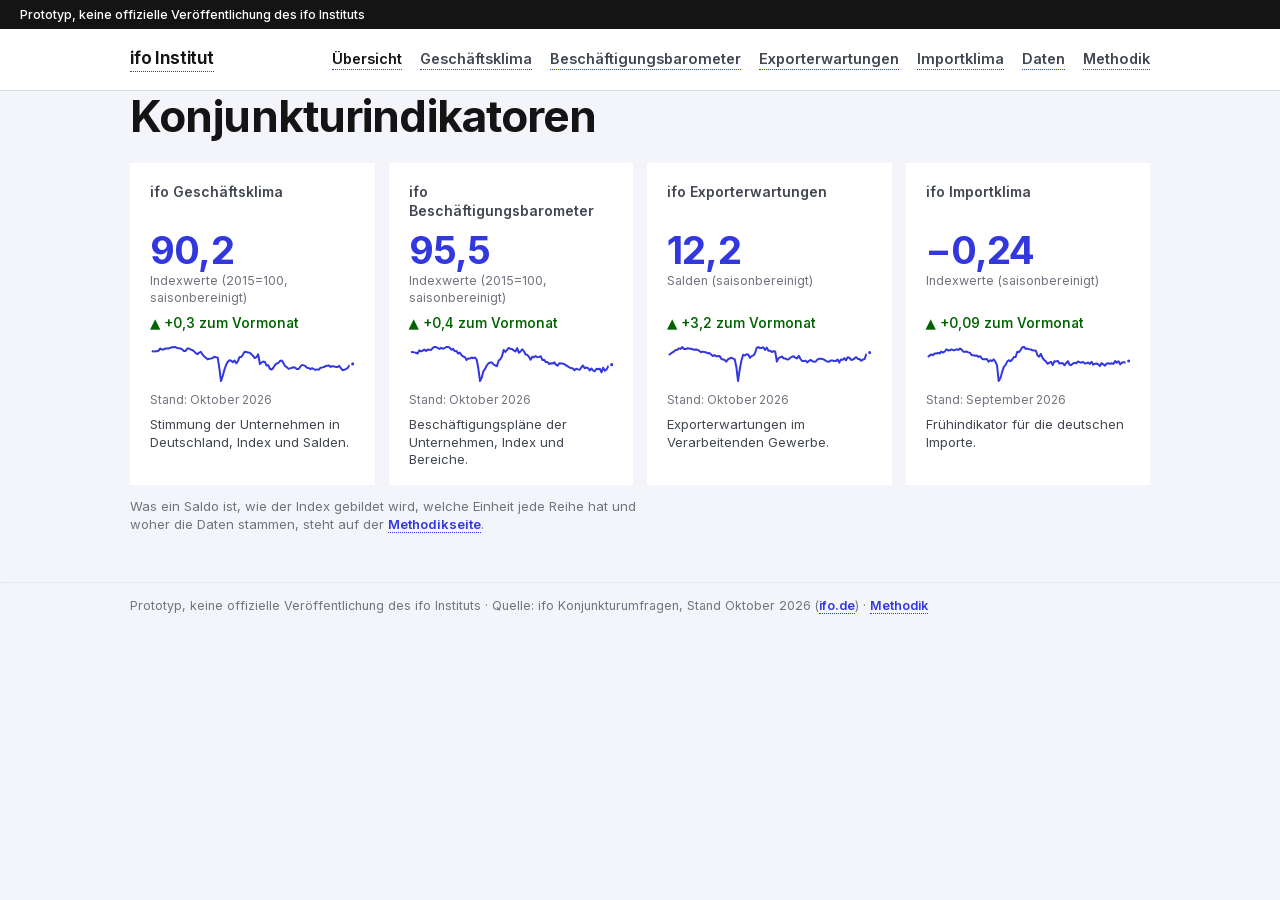
<file: site/index.html>
<!DOCTYPE html>
<html lang="de">
<head>
<meta charset="utf-8">
<meta name="viewport" content="width=device-width, initial-scale=1">
<title>Konjunkturindikatoren</title>
<meta name="description" content="Prototyp: ifo Konjunkturindikatoren mit den Zahlen hinter jedem Diagramm zum Herunterladen.">
<link rel="stylesheet" href="styles.css">
</head>
<body data-titel="Übersicht">

<main class="wrap">

  <h1>Konjunkturindikatoren</h1>

  <div class="tiles" id="kacheln"></div>

  <p class="hinweis-klein">
    Was ein Saldo ist, wie der Index gebildet wird, welche Einheit jede Reihe
    hat und woher die Daten stammen, steht auf der
    <a href="methodik.html">Methodikseite</a>.
  </p>

</main>

<script src="config.js"></script>
<script src="data.js"></script>
<script src="app.js"></script>
<script>
(function () {
  APP.rahmenAufbauen();

  const ziel = document.getElementById("kacheln");

  SITE.themen.forEach(function (t) {
    const s = APP.serie(t.dataset, t.series, t.sector);
    const a = APP.aktuell(s);

    const kachel = document.createElement("a");
    kachel.className = "tile";
    kachel.href = t.seite;

    if (!a) {
      kachel.innerHTML = '<div class="tile-titel">' + APP.escape(t.titel) + "</div>" +
        '<p class="hinweis-klein">Keine Daten vorhanden.</p>';
      ziel.appendChild(kachel);
      return;
    }

    // Veränderung zum Vormonat. Bei Salden und beim Importklima ist die
    // Veränderung in Punkten zu lesen, nicht in Prozent.
    let klasse = "null", pfeil = "±";
    if (a.delta > 0) { klasse = "auf"; pfeil = "▲"; }
    else if (a.delta < 0) { klasse = "ab"; pfeil = "▼"; }

    const stellen = (t.id === "importklima") ? 2 : 1;

    kachel.innerHTML =
      '<div class="tile-titel">' + APP.escape(t.titel) + "</div>" +
      '<div class="wert">' + APP.zahl(a.wert, stellen) + "</div>" +
      '<div class="einheit">' +
        APP.escape(APP.einheit(s.unit)) + "</div>" +
      '<div class="delta ' + klasse + '">' + pfeil + " " +
        APP.zahlMitVorzeichen(a.delta, stellen) + " zum Vormonat</div>" +
      '<div class="sparkline"></div>' +
      '<div class="stand">Stand: ' + APP.monatLang(a.monat) + "</div>" +
      '<div class="beschreibung">' + APP.escape(t.beschreibung) + "</div>";

    ziel.appendChild(kachel);

    // Sparkline über die letzten zehn Jahre.
    const fenster = 120;
    const von = Math.max(0, s.values.length - fenster);
    APP.sparkline(kachel.querySelector(".sparkline"),
                  s.values.slice(von), s.dates.slice(von));
  });

  APP.ankerAnspringen();
})();
</script>
</body>
</html>
</file>
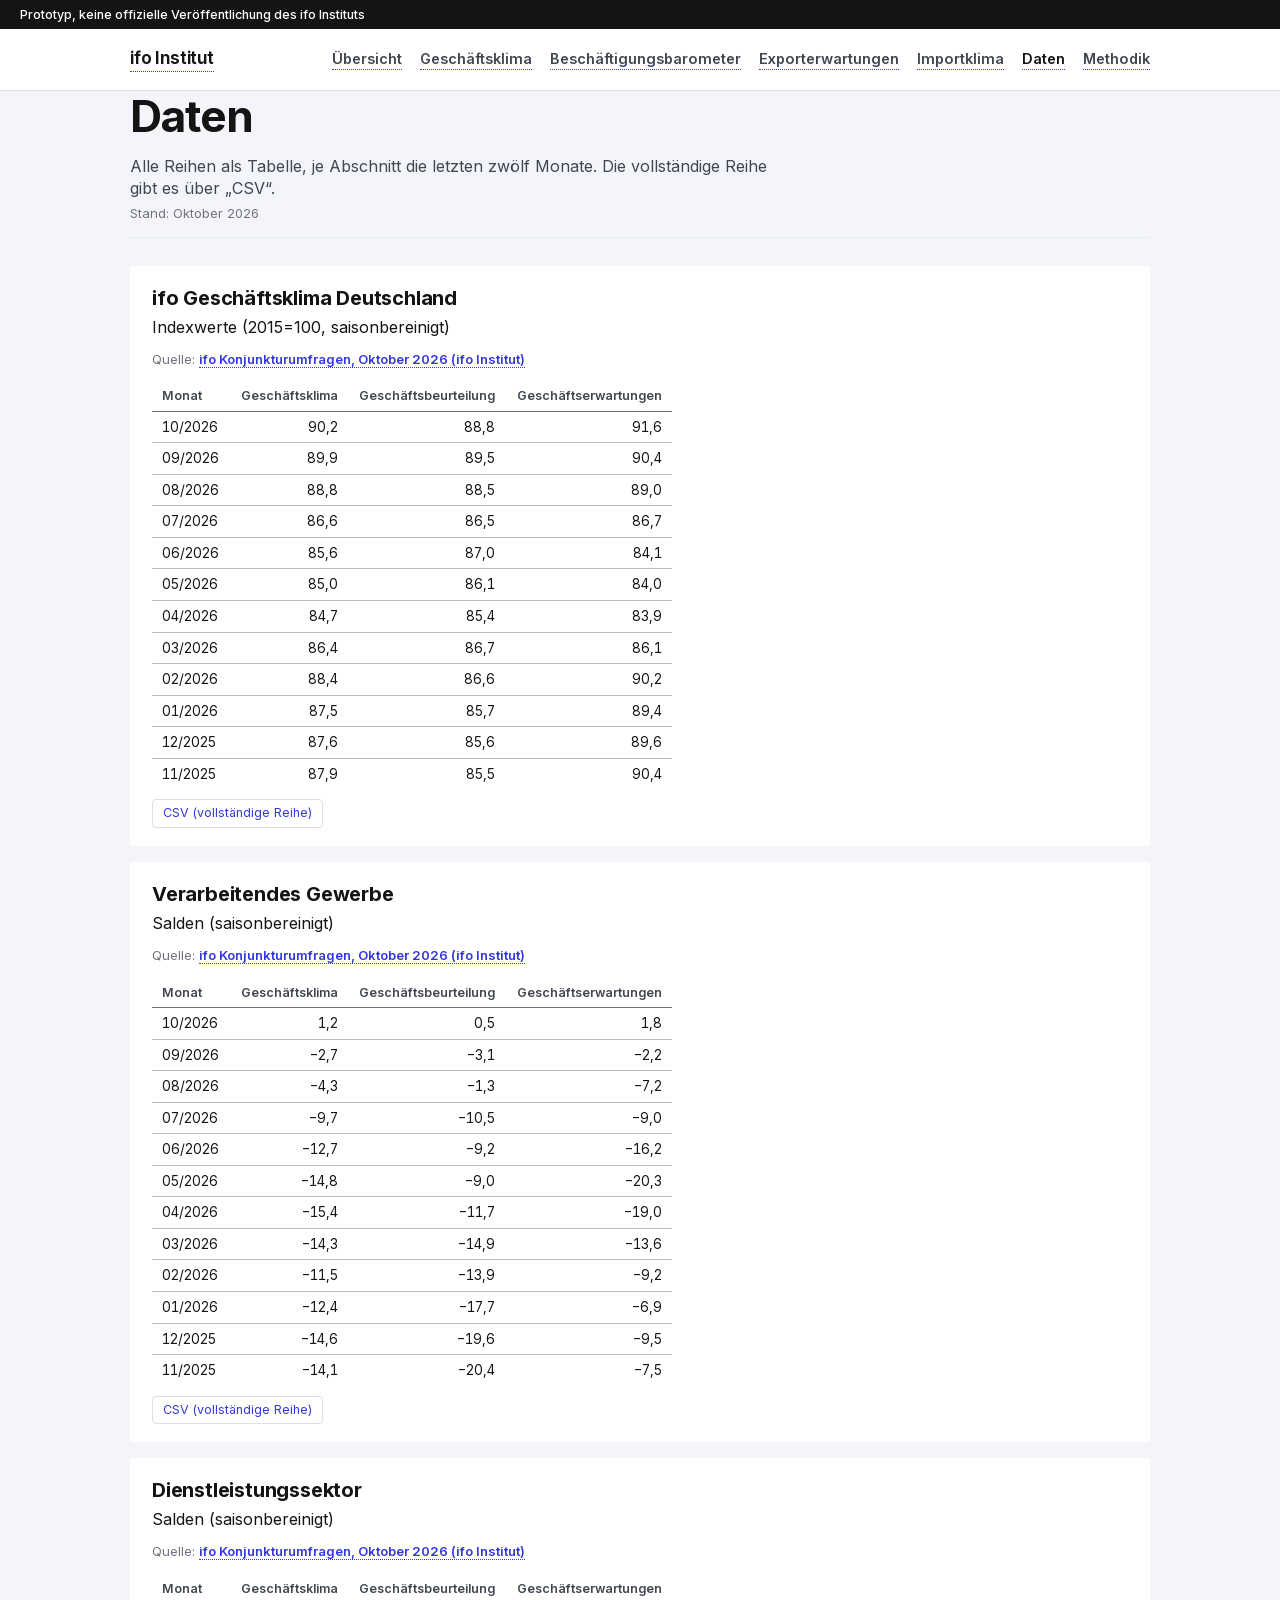
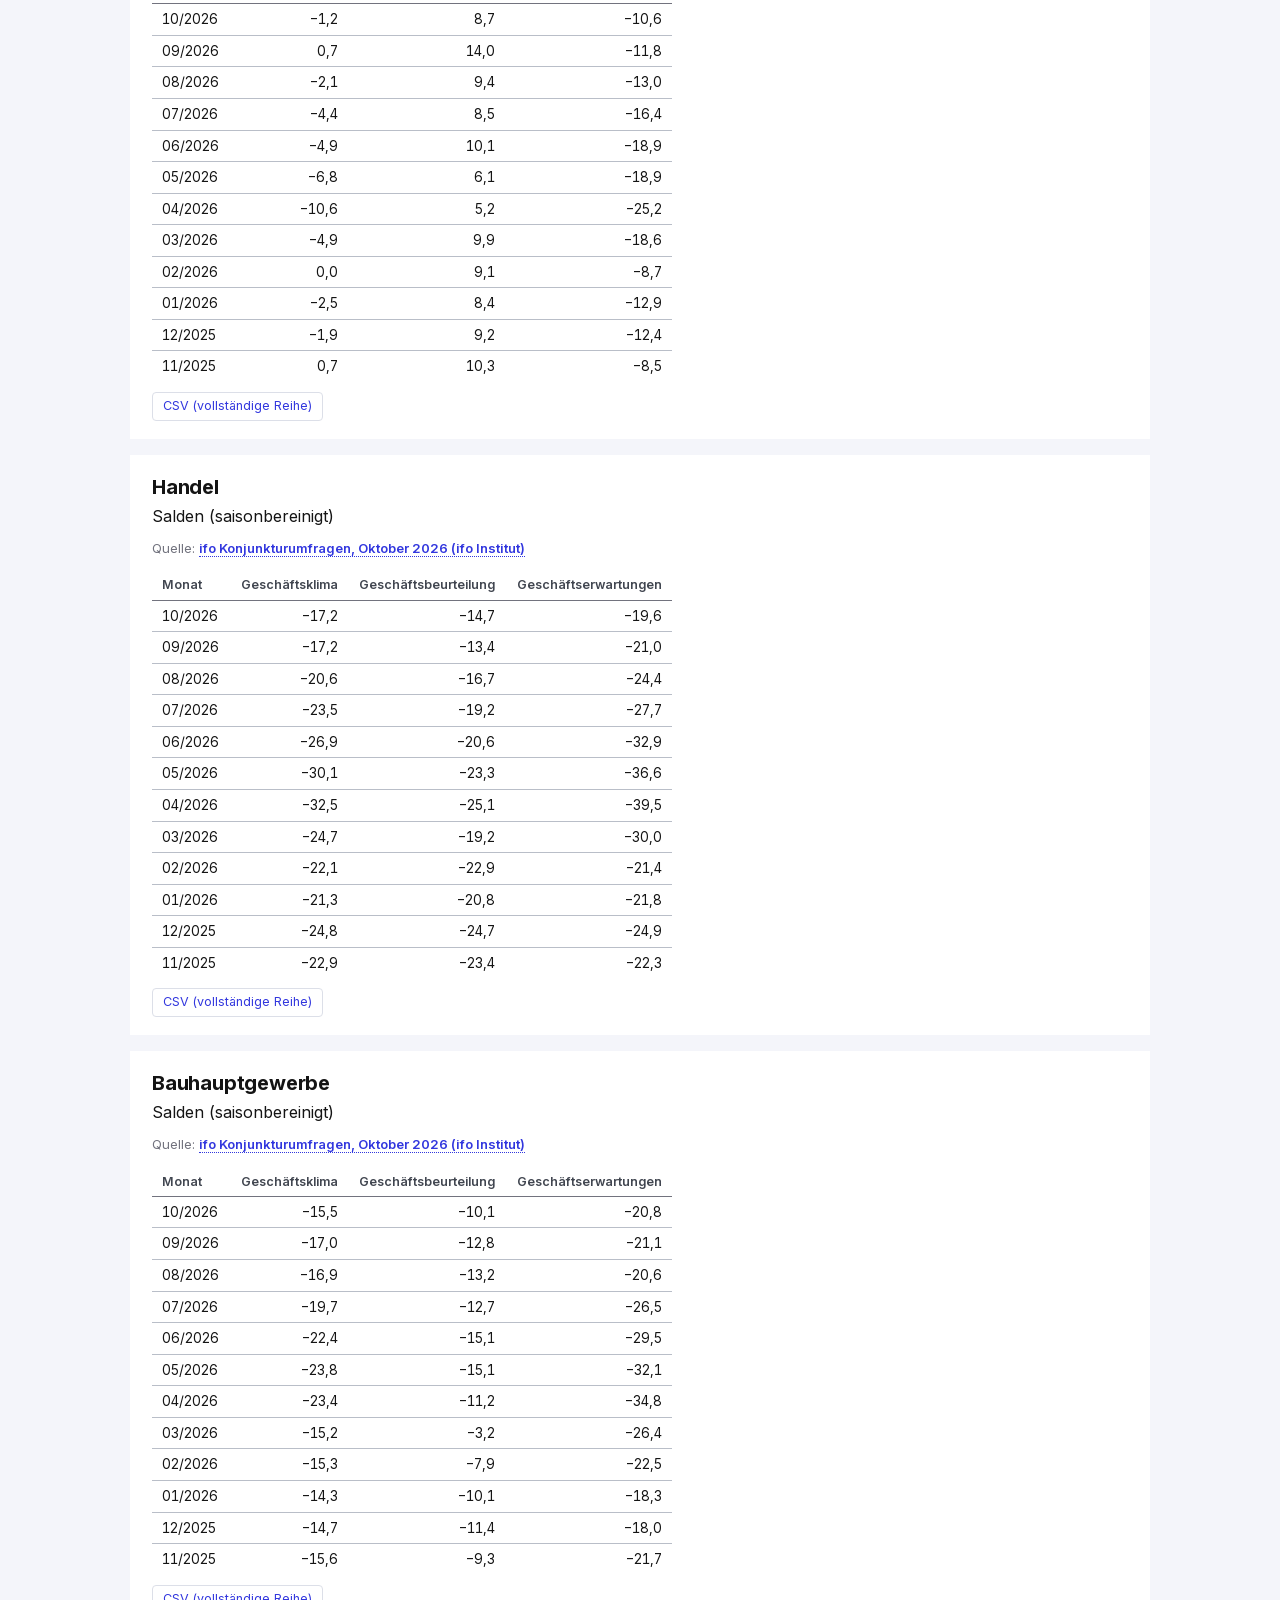
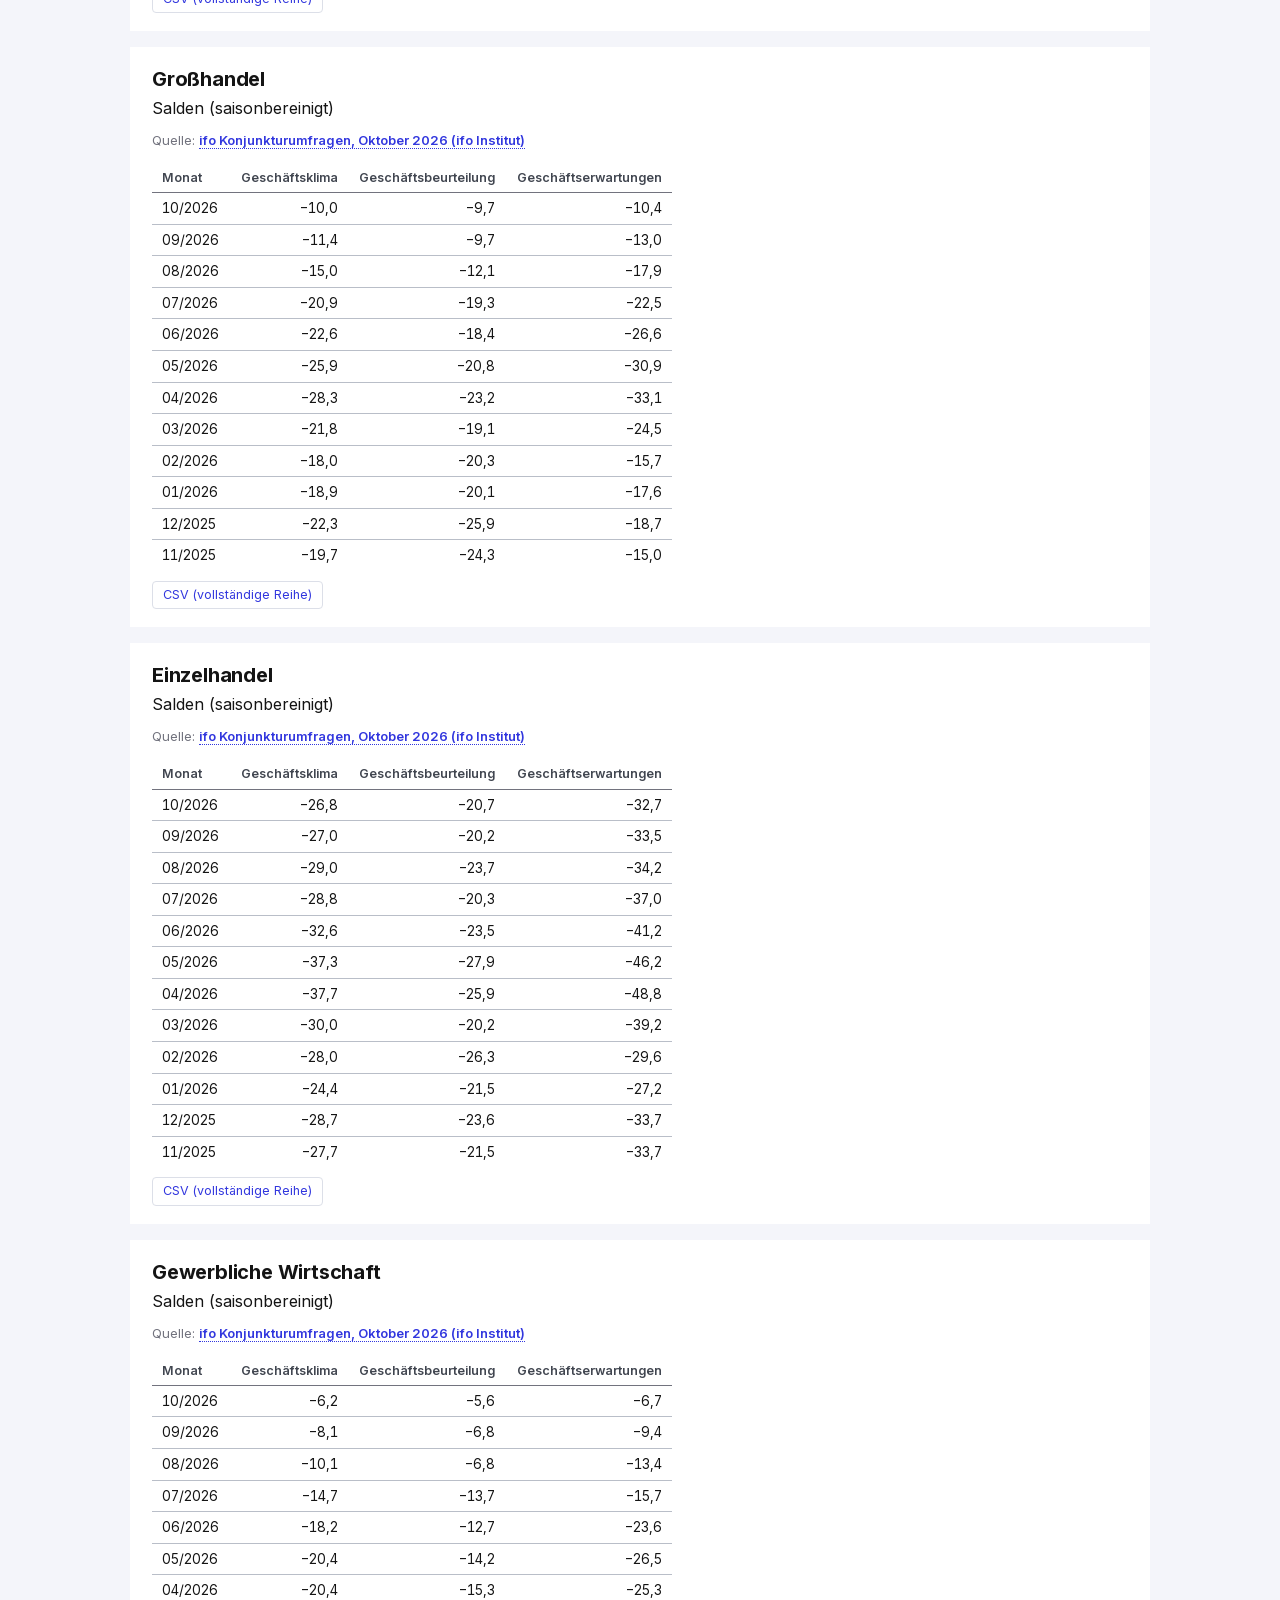
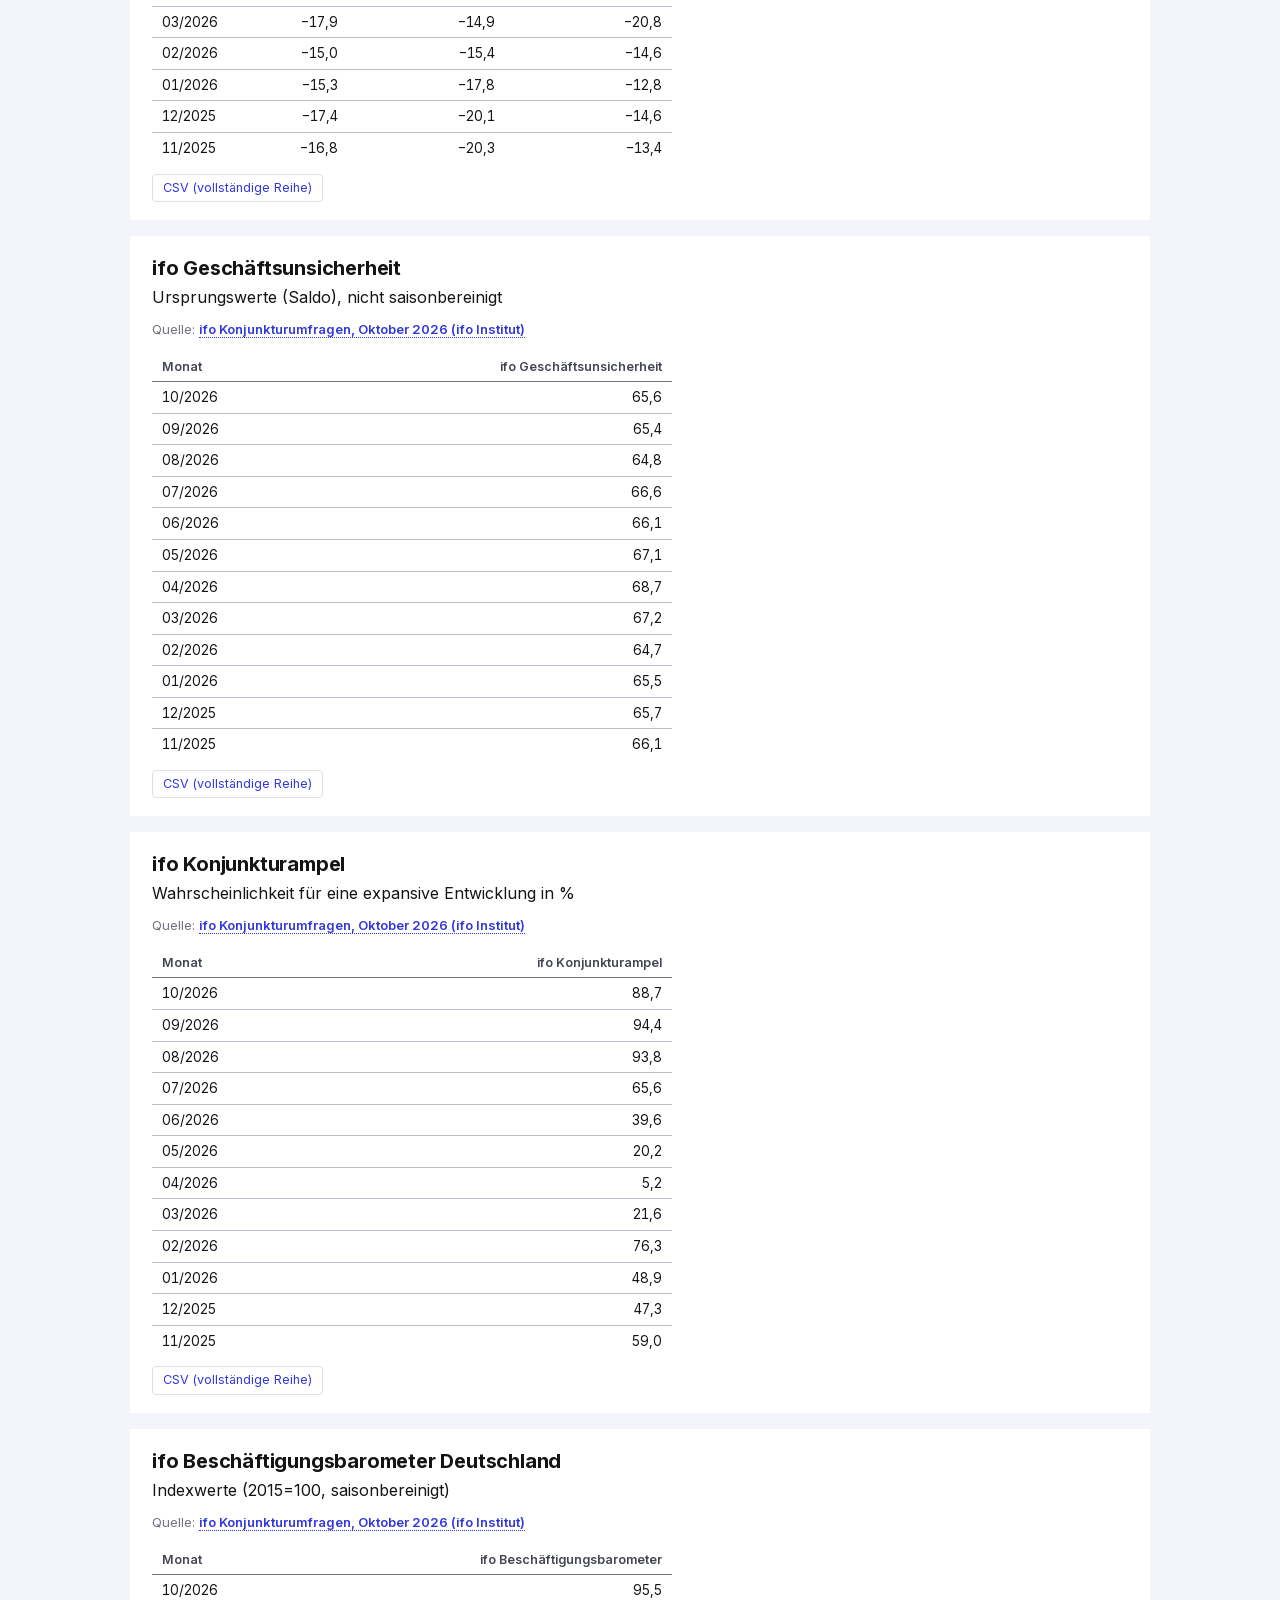
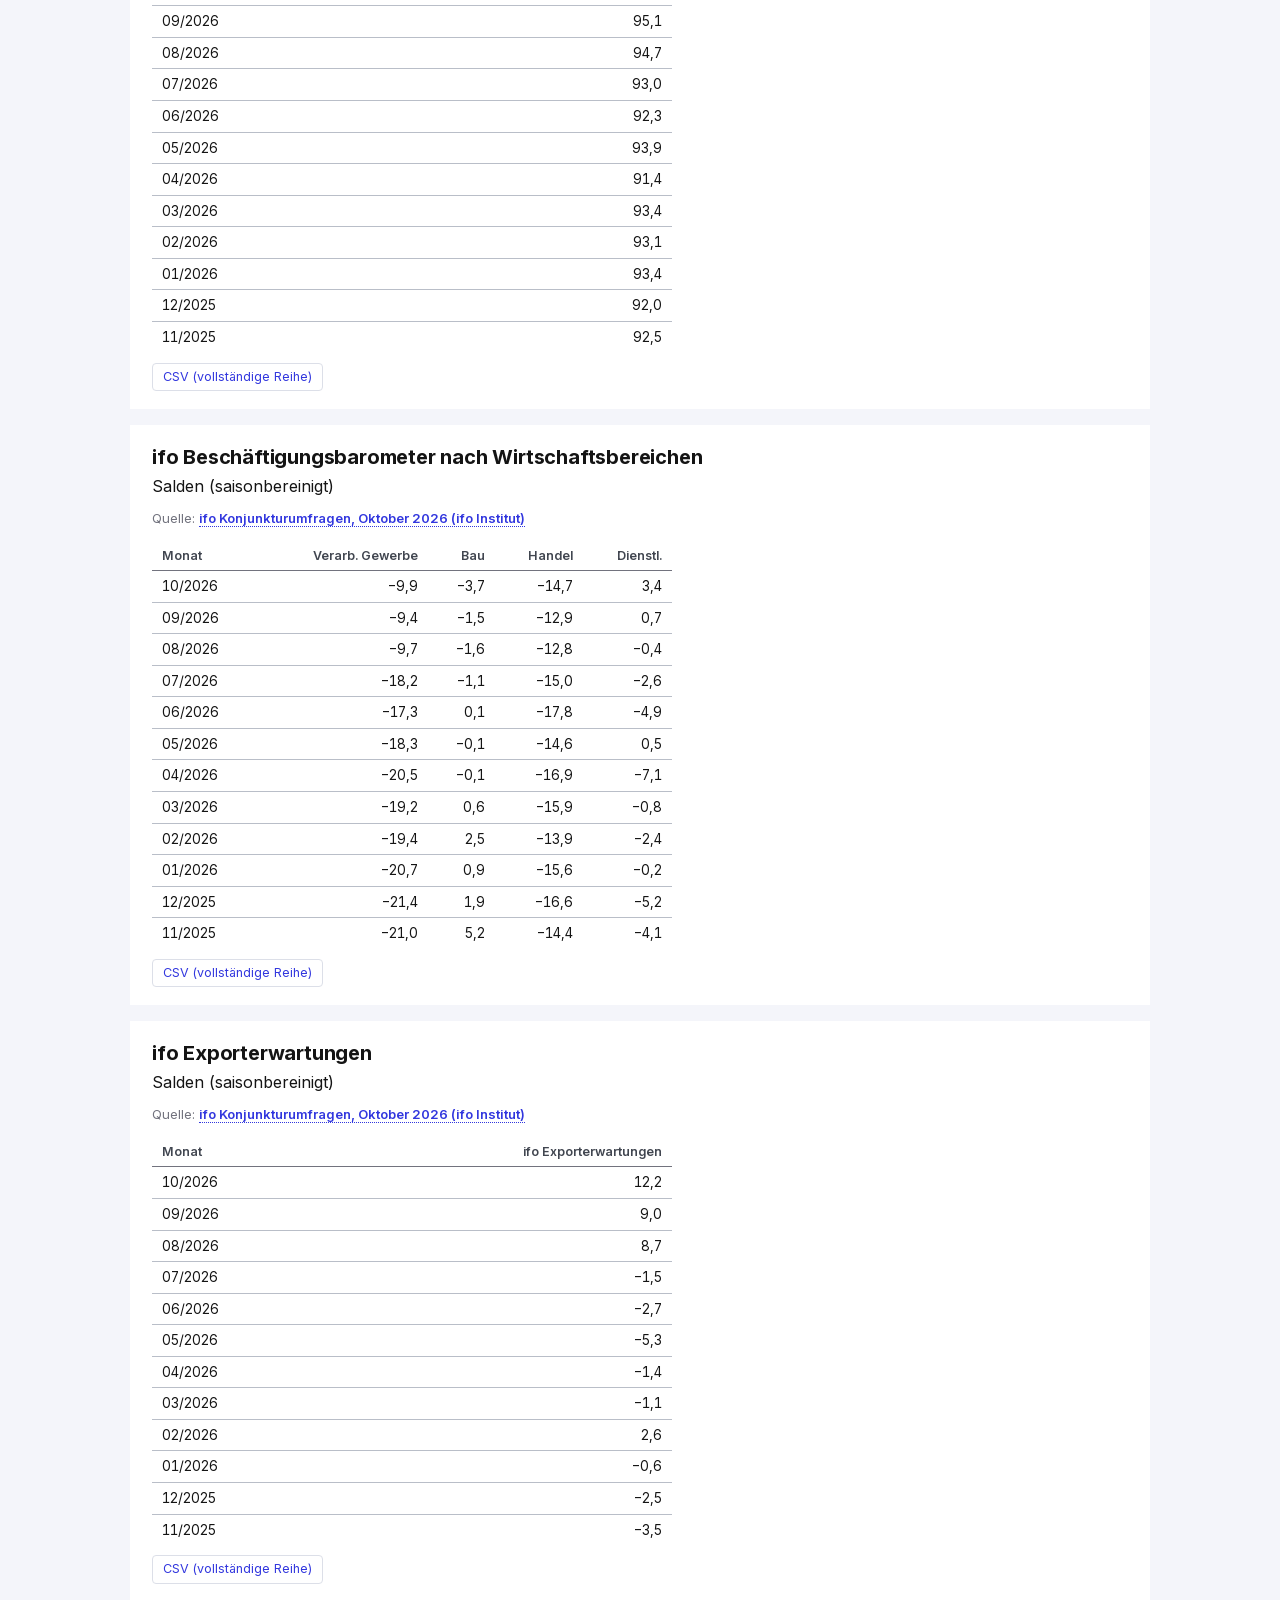
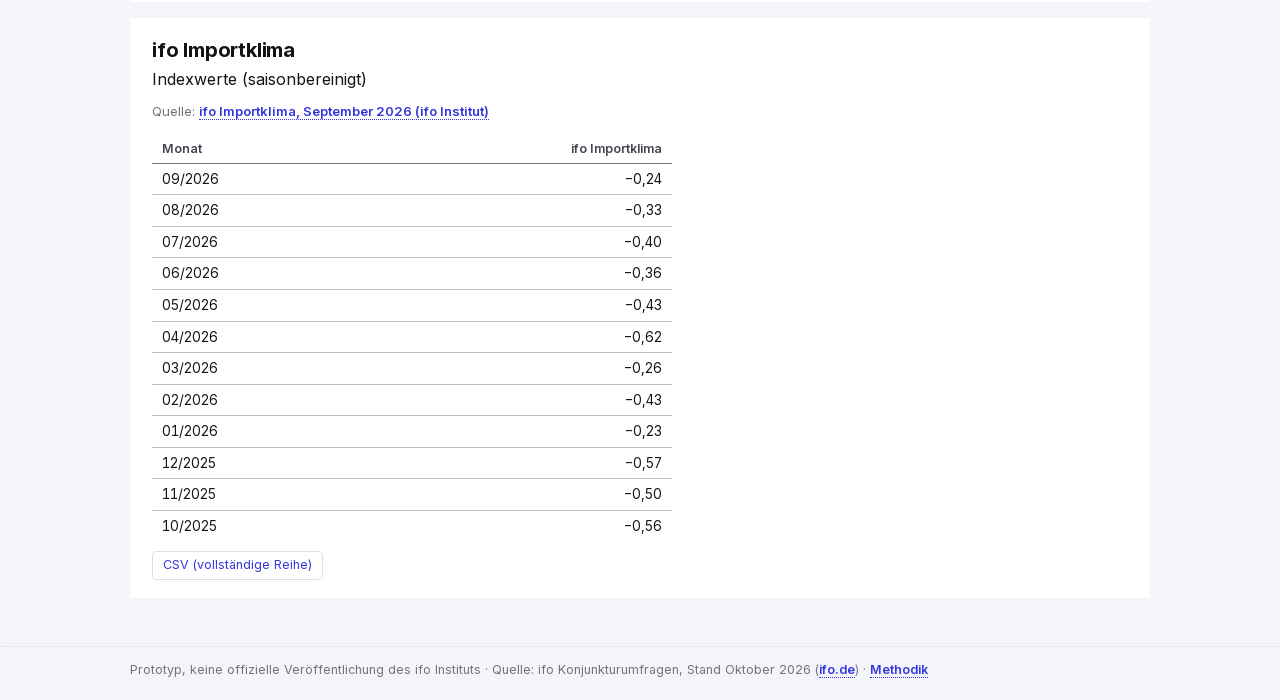
<file: site/daten.html>
<!DOCTYPE html>
<html lang="de">
<head>
<meta charset="utf-8">
<meta name="viewport" content="width=device-width, initial-scale=1">
<title>Daten</title>
<link rel="stylesheet" href="styles.css">
</head>
<body data-titel="Daten">

<main class="wrap">

  <h1>Daten</h1>
  <p class="intro">
    Alle Reihen als Tabelle, je Abschnitt die letzten zwölf Monate. Die
    vollständige Reihe gibt es über „CSV“.
  </p>
  <p class="stand-oben" id="stand"></p>

  <div id="abschnitte"></div>

</main>

<script src="config.js"></script>
<script src="data.js"></script>
<script src="app.js"></script>
<script>
(function () {
  APP.rahmenAufbauen();

  // Die Kennungen sind dieselben wie die der Diagramme auf den Themenseiten.
  // Nur so landet der Knopf "Daten" genau beim passenden Abschnitt.
  const S = function (dataset, series, sector) { return APP.serie(dataset, series, sector); };
  const KLIMA3 = ["Geschaeftsklima_saldo", "Geschaeftslage_saldo", "Geschaeftserwartungen_saldo"];
  // Begriffe wie in den Veroeffentlichungen des ifo Instituts, ausgeschrieben
  // statt der Kurzformen.
  const LEG3 = ["Geschäftsklima", "Geschäftsbeurteilung", "Geschäftserwartungen"];

  function bereich(name) {
    return {
      id: "chart-" + name.toLowerCase().replace(/[^a-z]+/g, "-"),
      titel: APP.label(name),
      serien: KLIMA3.map(function (n) { return S("gsk_bereiche", n, name); }),
      legende: LEG3
    };
  }

  const ABSCHNITTE = [
    {
      id: "chart-klima",
      titel: "ifo Geschäftsklima Deutschland",
      serien: [S("gsk_deutschland", "Geschaeftsklima", "Deutschland"),
               S("gsk_deutschland", "Geschaeftslage", "Deutschland"),
               S("gsk_deutschland", "Geschaeftserwartungen", "Deutschland")],
      legende: LEG3
    },
    bereich("Verarbeitendes Gewerbe"),
    bereich("Dienstleistungssektor"),
    bereich("Handel"),
    bereich("Bauhauptgewerbe"),
    bereich("Grosshandel"),
    bereich("Einzelhandel"),
    bereich("Gewerbliche Wirtschaft"),
    {
      id: "chart-unsicherheit",
      titel: "ifo Geschäftsunsicherheit",
      serien: [S("gsk_deutschland", "Geschaeftsunsicherheit", "Deutschland")]
    },
    {
      id: "chart-ampel-lang",
      titel: "ifo Konjunkturampel",
      serien: [S("gsk_deutschland", "Konjunkturampel", "Deutschland")]
    },
    {
      id: "chart-empl",
      titel: "ifo Beschäftigungsbarometer Deutschland",
      serien: [S("empl", "Beschaeftigungsbarometer", "Deutschland")]
    },
    {
      id: "chart-empl-bereiche",
      titel: "ifo Beschäftigungsbarometer nach Wirtschaftsbereichen",
      serien: ["Verarbeitendes Gewerbe", "Bauhauptgewerbe", "Handel", "Dienstleistungssektor"]
        .map(function (n) { return S("empl", "Beschaeftigungsbarometer", n); }),
      legende: ["Verarb. Gewerbe", "Bau", "Handel", "Dienstl."]
    },
    {
      id: "chart-export",
      titel: "ifo Exporterwartungen",
      serien: [S("export", "Exporterwartungen", "Verarbeitendes Gewerbe")]
    },
    {
      id: "chart-importklima",
      titel: "ifo Importklima",
      serien: [S("imklima", "Importklima", "Deutschland")],
      stellen: 2
    }
  ];

  const ziel = document.getElementById("abschnitte");
  let neuester = null;

  ABSCHNITTE.forEach(function (a) {
    const serien = a.serien.filter(Boolean);
    if (!serien.length) return;

    if (!neuester) neuester = serien[0];

    const block = document.createElement("section");
    block.className = "daten-abschnitt sprungziel";
    block.id = a.id;

    const h = document.createElement("h2");
    h.textContent = a.titel;
    block.appendChild(h);

    // Einheitenzeile direkt unter dem Titel, in derselben Form wie bei den
    // Diagrammen und der Zwoelf-Monats-Tabelle auf der Geschaeftsklima-Seite.
    const einheit = document.createElement("div");
    einheit.className = "einheit";
    einheit.textContent = APP.einheit(serien[0].unit);
    block.appendChild(einheit);

    const meta = document.createElement("p");
    meta.className = "hinweis-klein";
    meta.innerHTML = "Quelle: " + APP.quelleHtml(serien[0]);
    block.appendChild(meta);

    const stellen = a.stellen === undefined ? 1 : a.stellen;
    const huelle = document.createElement("div");
    huelle.innerHTML = APP.tabelleHtml(APP.zuschneiden(serien, 12), serien, {
      legende: a.legende, stellen: stellen
    });
    block.appendChild(huelle);

    const knopf = document.createElement("button");
    knopf.type = "button";
    knopf.className = "btn";
    knopf.style.marginTop = "10px";
    knopf.textContent = "CSV (vollständige Reihe)";
    knopf.addEventListener("click", function () {
      APP.csvHerunterladen(serien, APP.zuschneiden(serien, null), a.titel, [
        a.titel,
        "Quelle: " + serien[0].source,
        SITE.disclaimer,
        "Erzeugt am " + new Date().toLocaleDateString("de-DE")
      ]);
    });
    block.appendChild(knopf);

    ziel.appendChild(block);
  });

  if (neuester) {
    const a = APP.aktuell(neuester);
    if (a) {
      document.getElementById("stand").textContent =
        "Stand: " + APP.monatLang(a.monat);
    }
  }

  APP.ankerAnspringen();
})();
</script>
</body>
</html>
</file>
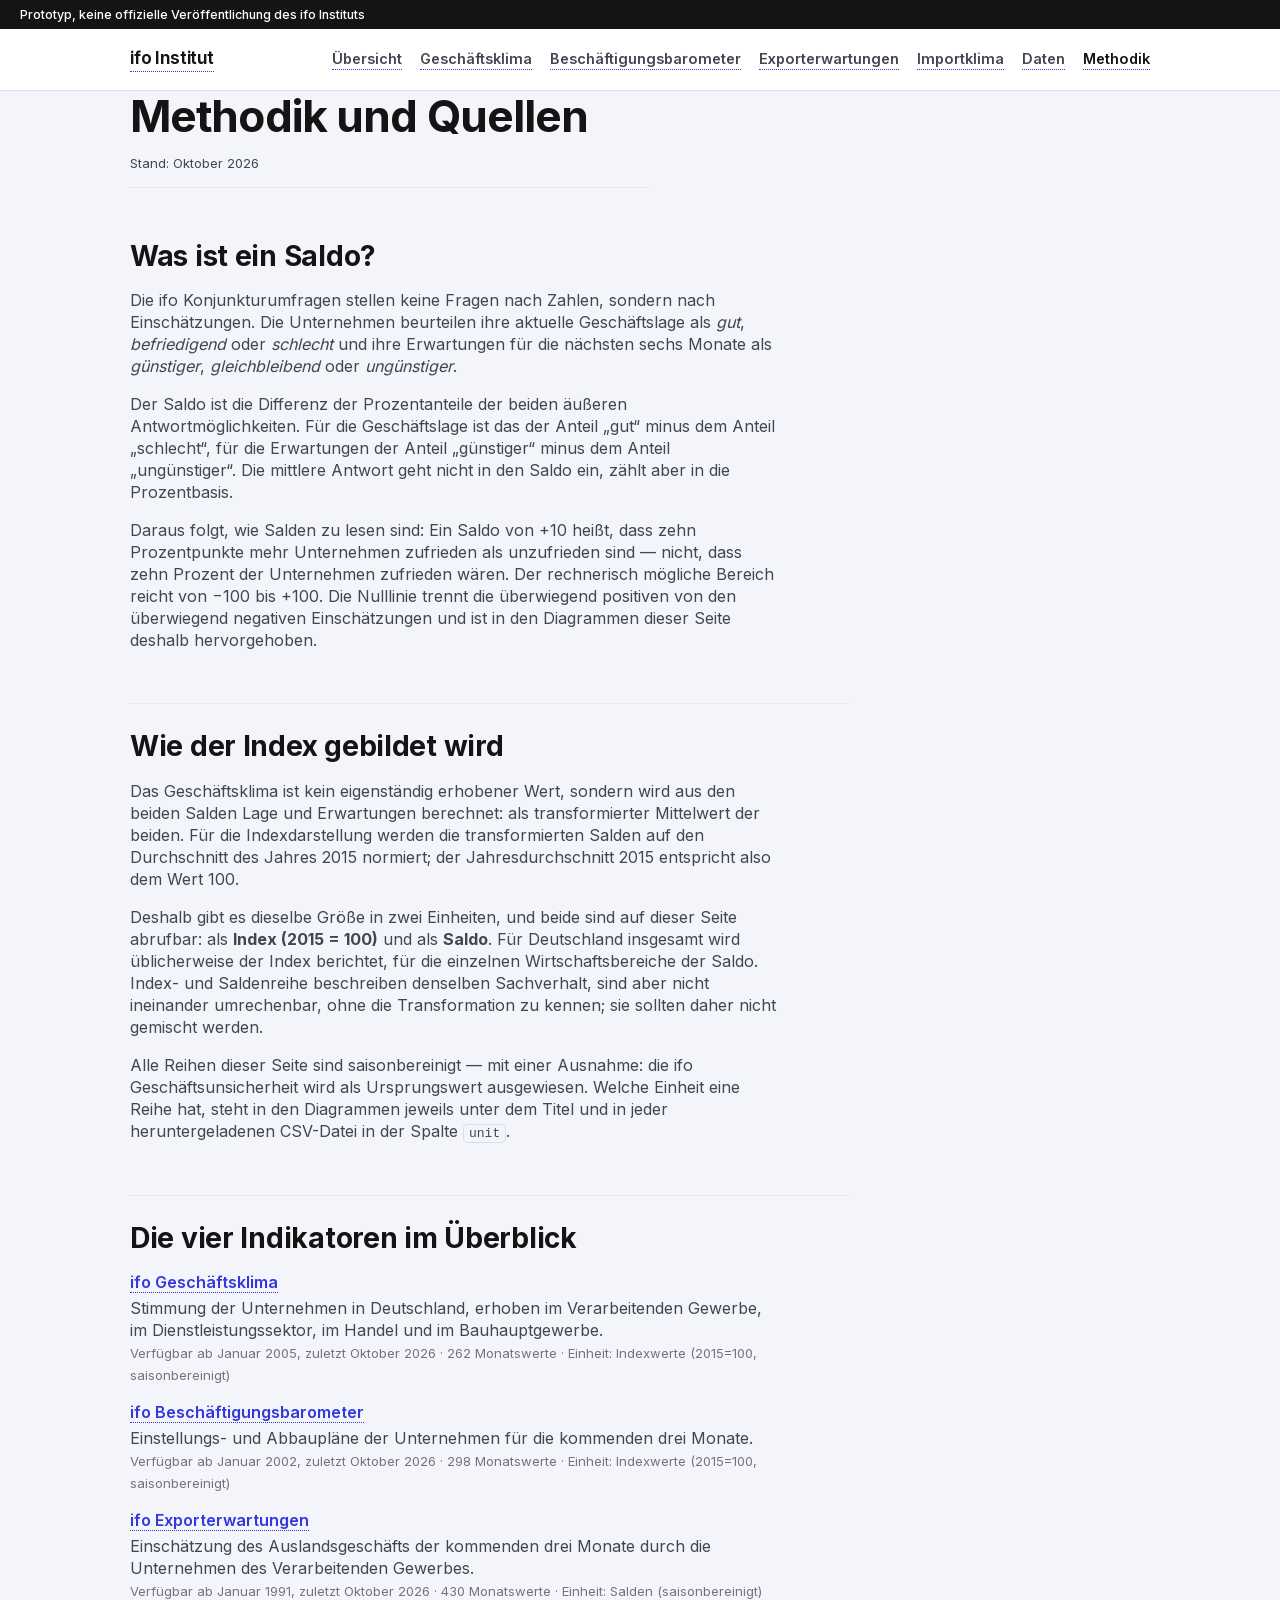
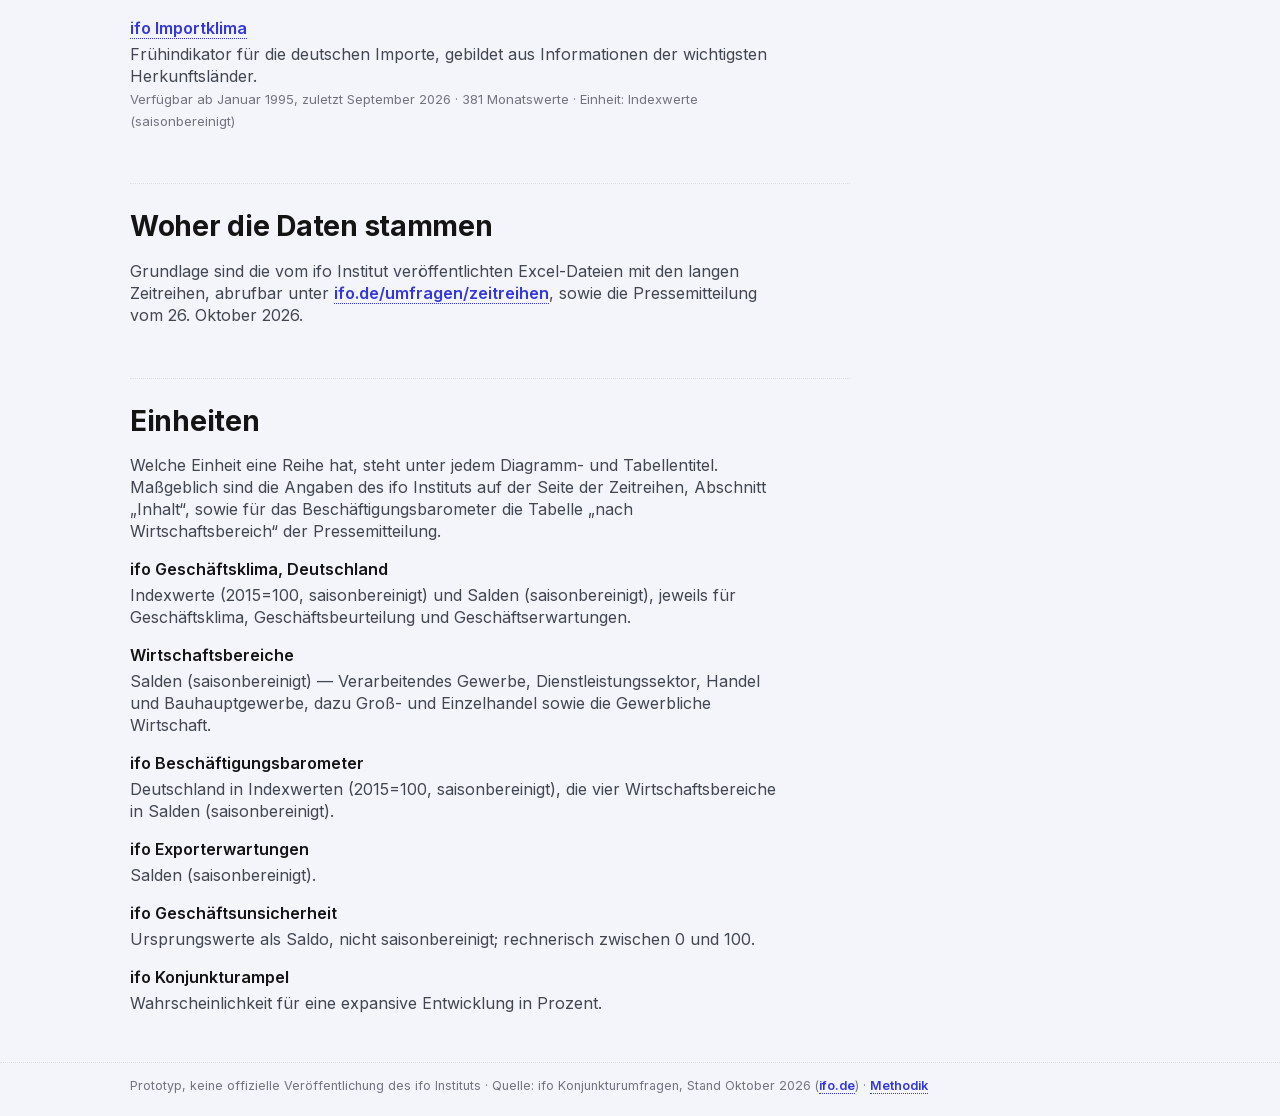
<file: site/methodik.html>
<!DOCTYPE html>
<html lang="de">
<head>
<meta charset="utf-8">
<meta name="viewport" content="width=device-width, initial-scale=1">
<title>Methodik</title>
<link rel="stylesheet" href="styles.css">
</head>
<body data-titel="Methodik">

<main class="wrap">
<div class="prosa">

  <h1>Methodik und Quellen</h1>
  <p class="stand-oben">Stand: Oktober 2026</p>

  <h2>Was ist ein Saldo?</h2>
  <p>
    Die ifo Konjunkturumfragen stellen keine Fragen nach Zahlen, sondern
    nach Einschätzungen. Die Unternehmen beurteilen ihre aktuelle
    Geschäftslage als <em>gut</em>, <em>befriedigend</em> oder
    <em>schlecht</em> und ihre Erwartungen für die nächsten sechs Monate als
    <em>günstiger</em>, <em>gleichbleibend</em> oder <em>ungünstiger</em>.
  </p>
  <p>
    Der Saldo ist die Differenz der Prozentanteile der beiden äußeren
    Antwortmöglichkeiten. Für die Geschäftslage ist das der Anteil
    „gut“ minus dem Anteil „schlecht“, für die Erwartungen der Anteil
    „günstiger“ minus dem Anteil „ungünstiger“. Die mittlere Antwort geht
    nicht in den Saldo ein, zählt aber in die Prozentbasis.
  </p>
  <p>
    Daraus folgt, wie Salden zu lesen sind: Ein Saldo von +10 heißt, dass
    zehn Prozentpunkte mehr Unternehmen zufrieden als unzufrieden sind —
    nicht, dass zehn Prozent der Unternehmen zufrieden wären. Der
    rechnerisch mögliche Bereich reicht von −100 bis +100. Die Nulllinie
    trennt die überwiegend positiven von den überwiegend negativen
    Einschätzungen und ist in den Diagrammen dieser Seite deshalb
    hervorgehoben.
  </p>

  <h2>Wie der Index gebildet wird</h2>
  <p>
    Das Geschäftsklima ist kein eigenständig erhobener Wert, sondern wird
    aus den beiden Salden Lage und Erwartungen berechnet: als
    transformierter Mittelwert der beiden. Für die Indexdarstellung werden
    die transformierten Salden auf den Durchschnitt des Jahres 2015
    normiert; der Jahresdurchschnitt 2015 entspricht also dem Wert 100.
  </p>
  <p>
    Deshalb gibt es dieselbe Größe in zwei Einheiten, und beide sind auf
    dieser Seite abrufbar: als <strong>Index (2015 = 100)</strong> und als
    <strong>Saldo</strong>. Für Deutschland insgesamt wird üblicherweise der
    Index berichtet, für die einzelnen Wirtschaftsbereiche der Saldo.
    Index- und Saldenreihe beschreiben denselben Sachverhalt, sind aber
    nicht ineinander umrechenbar, ohne die Transformation zu kennen; sie
    sollten daher nicht gemischt werden.
  </p>
  <p>
    Alle Reihen dieser Seite sind saisonbereinigt — mit einer Ausnahme: die
    ifo Geschäftsunsicherheit wird als Ursprungswert ausgewiesen. Welche
    Einheit eine Reihe hat, steht in den Diagrammen jeweils unter dem Titel
    und in jeder heruntergeladenen CSV-Datei in der Spalte
    <code>unit</code>.
  </p>

  <h2>Die vier Indikatoren im Überblick</h2>
  <dl id="reihen"></dl>

  <h2>Woher die Daten stammen</h2>
  <p>
    Grundlage sind die vom ifo Institut veröffentlichten Excel-Dateien mit
    den langen Zeitreihen, abrufbar unter
    <a href="https://www.ifo.de/umfragen/zeitreihen">ifo.de/umfragen/zeitreihen</a>,
    sowie die Pressemitteilung vom 26. Oktober 2026.
  </p>

  <h2>Einheiten</h2>
  <p>
    Welche Einheit eine Reihe hat, steht unter jedem Diagramm- und
    Tabellentitel. Maßgeblich sind die Angaben des ifo Instituts auf der
    Seite der Zeitreihen, Abschnitt „Inhalt“, sowie für das
    Beschäftigungsbarometer die Tabelle „nach Wirtschaftsbereich“ der
    Pressemitteilung.
  </p>
  <dl>
    <dt>ifo Geschäftsklima, Deutschland</dt>
    <dd>Indexwerte (2015=100, saisonbereinigt) und Salden (saisonbereinigt),
    jeweils für Geschäftsklima, Geschäftsbeurteilung und
    Geschäftserwartungen.</dd>

    <dt>Wirtschaftsbereiche</dt>
    <dd>Salden (saisonbereinigt) — Verarbeitendes Gewerbe,
    Dienstleistungssektor, Handel und Bauhauptgewerbe, dazu Groß- und
    Einzelhandel sowie die Gewerbliche Wirtschaft.</dd>

    <dt>ifo Beschäftigungsbarometer</dt>
    <dd>Deutschland in Indexwerten (2015=100, saisonbereinigt), die vier
    Wirtschaftsbereiche in Salden (saisonbereinigt).</dd>

    <dt>ifo Exporterwartungen</dt>
    <dd>Salden (saisonbereinigt).</dd>

    <dt>ifo Geschäftsunsicherheit</dt>
    <dd>Ursprungswerte als Saldo, nicht saisonbereinigt; rechnerisch zwischen
    0 und 100.</dd>

    <dt>ifo Konjunkturampel</dt>
    <dd>Wahrscheinlichkeit für eine expansive Entwicklung in Prozent.</dd>
  </dl>

</div>
</main>

<script src="config.js"></script>
<script src="data.js"></script>
<script src="app.js"></script>
<script>
(function () {
  APP.rahmenAufbauen();

  // Die Übersicht der Reihen wird aus den Metadaten erzeugt, damit sie nach
  // einem neuen Datenstand nicht von Hand nachgepflegt werden muss.
  const BESCHREIBUNG = {
    geschaeftsklima: "Stimmung der Unternehmen in Deutschland, erhoben im " +
      "Verarbeitenden Gewerbe, im Dienstleistungssektor, im Handel und im " +
      "Bauhauptgewerbe.",
    exporterwartungen: "Einschätzung des Auslandsgeschäfts der kommenden drei " +
      "Monate durch die Unternehmen des Verarbeitenden Gewerbes.",
    importklima: "Frühindikator für die deutschen Importe, gebildet aus " +
      "Informationen der wichtigsten Herkunftsländer.",
    beschaeftigungsbarometer: "Einstellungs- und Abbaupläne der Unternehmen " +
      "für die kommenden drei Monate."
  };

  const dl = document.getElementById("reihen");

  SITE.themen.forEach(function (t) {
    const s = APP.serie(t.dataset, t.series, t.sector);
    if (!s) return;

    const dt = document.createElement("dt");
    dt.innerHTML = '<a href="' + t.seite + '">' + APP.escape(t.titel) + "</a>";
    dl.appendChild(dt);

    const dd = document.createElement("dd");
    dd.innerHTML = APP.escape(BESCHREIBUNG[t.id] || t.beschreibung) +
      "<br><span class=\"hinweis-klein\">Verfügbar ab " +
      APP.escape(APP.monatLang(s.start)) + ", zuletzt " +
      APP.escape(APP.monatLang(s.end)) + " · " + s.values.length +
      " Monatswerte · Einheit: " + APP.escape(APP.einheit(s.unit)) +
      "</span>";
    dl.appendChild(dd);
  });

  APP.ankerAnspringen();
})();
</script>
</body>
</html>
</file>
<file: site/styles.css>
/* ---------------------------------------------------------------------------
   styles.css — Gestaltung des Konjunktur-Daten-Prototyps

   Farbrollen stammen aus einer validierten Palette (Kategorien-Slots 1-3 fuer
   Klima/Lage/Erwartungen, divergierend Blau-Rot fuer die Heatmap). Hell- und
   Dunkelmodus sind getrennt gesetzt, nicht automatisch invertiert.
--------------------------------------------------------------------------- */

:root {
  color-scheme: light;

  /* Flaechen und Textfarben wie auf ifo.de: kuehler, sehr heller Seitengrund,
     Inhaltsflaechen weiss, Ueberschriften fast schwarz, Lauftext blaugrau. */
  --plane:           #f4f5fa;
  --surface:         #ffffff;
  --text-primary:    #141414;
  --text-secondary:  #414650;
  --text-muted:      #72737e;
  --grid:            #b9bec8;
  --axis:            #72737e;
  --border:          #dcdfe8;

  /* Akzentfarbe des Instituts, fuer Links und Bedienelemente. */
  --akzent:          #3237de;

  /* Serienfarben exakt aus den Diagrammen der ifo-Pressemitteilung
     (data/raw/ku-2026-10-pm-geschaeftsklima-DE.pdf, Seiten 1-2). */
  --series-1:        #3237de;  /* Geschäftsklima       */
  --series-2:        #fa4600;  /* Geschäftslage        */
  --series-3:        #00be64;  /* Geschäftserwartungen */

  /* Heatmap: die vier Farben der ifo Heatmap (Pressemitteilung, Seite 4).
     Dort stehen sie fuer die vier Konjunkturphasen, hier als Stuetzpunkte
     der Saldenskala - siehe DECISIONS.md. */
  --div-neg-stark:   #bb3300;  /* ifo "Krise"     */
  --div-neg:         #ff8d62;  /* ifo "Abkuehlung" */
  --div-pos:         #8385eb;  /* ifo "Erholung"  */
  --div-pos-stark:   #3237de;  /* ifo "Boom"      */
  --div-mid:         #eceef4;

  --good:            #006300;
  --bad:             #d03b3b;

  /* Keine abgerundeten Ecken: der ifo-Auftritt setzt durchgehend auf rechte
     Winkel. Nur Bedienelemente bekommen die 4 px von ifo.de. */
  --radius: 0;
  --radius-btn: 4px;
  --maxw: 1060px;
}

@media (prefers-color-scheme: dark) {
  :root:where(:not([data-theme="light"])) {
    color-scheme: dark;
    --plane:          #0d0d0d;
    --surface:        #1a1a19;
    --text-primary:   #f0efec;
    --text-secondary: #c3c2b7;
    --text-muted:     #898781;
    --grid:           #2c2c2a;
    --axis:           #383835;
    --border:         rgba(255, 255, 255, 0.10);
    --series-1:       #3987e5;
    --series-2:       #d95926;
    --series-3:       #199e70;
    --div-pos:        #3987e5;
    --div-neg:        #d03b3b;
    --div-mid:        #383835;
    --good:           #0ca30c;
    --bad:            #e66767;
  }
}

/* --- Schrift -------------------------------------------------------------
   Das ifo Institut setzt auf ifo.de "ifoInter", also Inter. Hier liegt Inter
   als Variable Font (Gewichte 100-900 in einer Datei, Latin-Subset) lokal im
   Projekt: so funktioniert die Schrift auch offline und unter file://, anders
   als die Diagrammbibliothek, die vom CDN kommt.
   Quelle: Google Fonts (fonts.gstatic.com), Inter v20, SIL Open Font License.
------------------------------------------------------------------------- */

@font-face {
  font-family: "Inter";
  font-style: normal;
  font-weight: 100 900;
  font-display: swap;
  src: url("fonts/Inter-latin.woff2") format("woff2");
}

* { box-sizing: border-box; }

html { scroll-behavior: smooth; }

body {
  margin: 0;
  background: var(--plane);
  color: var(--text-primary);
  /* Stack und Zeilenhoehe wie auf ifo.de: 16px/22px. */
  font: 16px/1.375 Inter, ui-sans-serif, system-ui, -apple-system, "Segoe UI",
        Roboto, "Helvetica Neue", Arial, sans-serif;
  -webkit-font-smoothing: antialiased;
}

/* Ueberschriften eng und kraeftig, wie im ifo-Auftritt. */
h1, h2, h3 { letter-spacing: -0.01em; }

/* Links wie auf ifo.de: kraeftiges Blau, fett, mit gepunkteter Unterkante
   statt durchgezogener Unterstreichung. */
a {
  color: var(--akzent);
  font-weight: 600;
  text-decoration: none;
  border-bottom: 1px dotted var(--akzent);
}
a:hover { border-bottom-style: solid; }

.wrap { max-width: var(--maxw); margin: 0 auto; padding: 0 20px; }

/* --- Kopf- und Fusszeile ------------------------------------------------- */

/* Sachlicher Hinweisstreifen statt Signalfarbe: er muss gelesen werden
   koennen, ohne die Seite wie eine Werbeflaeche aussehen zu lassen. */
.prototyp-hinweis {
  background: var(--text-primary);
  color: #ffffff;
  font-size: 12.5px;
  font-weight: 500;
  text-align: left;
  padding: 6px 20px;
}

header.site {
  border-bottom: 1px solid var(--border);
  background: var(--surface);
}

header.site .wrap {
  display: flex;
  flex-wrap: wrap;
  align-items: baseline;
  gap: 8px 28px;
  padding-top: 18px;
  padding-bottom: 18px;
}

header.site .marke {
  font-size: 17px;
  font-weight: 650;
  letter-spacing: -0.01em;
  color: var(--text-primary);
  text-decoration: none;
}

header.site nav { display: flex; flex-wrap: wrap; gap: 18px; margin-left: auto; }

header.site nav a {
  color: var(--text-secondary);
  text-decoration: none;
  font-size: 14.5px;
}
header.site nav a:hover { color: var(--text-primary); }
header.site nav a[aria-current="page"] { color: var(--text-primary); font-weight: 600; }

footer.site {
  margin-top: 48px;
  border-top: 1px dotted var(--border);
  background: transparent;
  color: var(--text-muted);
  font-size: 12.5px;
}
footer.site .wrap { padding-top: 14px; padding-bottom: 22px; }
footer.site p { margin: 0; }

/* --- Typografie ---------------------------------------------------------- */

main { padding-top: 34px; }

/* Groessenstaffel und Gewichte nach ifo.de (dort h1 60/75, h2 40/50, h3 20/25,
   durchgehend 700), fuer die schmalere Spalte hier eine Stufe kleiner. */
h1 {
  font-size: 44px;
  line-height: 1.14;
  letter-spacing: -0.02em;
  margin: 0 0 14px;
  font-weight: 700;
}

h2 {
  font-size: 28px;
  line-height: 1.2;
  margin: 52px 0 8px;
  font-weight: 700;
}

h3 { font-size: 20px; line-height: 1.25; margin: 0 0 4px; font-weight: 700; }

/* Zeilenlaenge auf rund 65 Zeichen begrenzt - darueber wird Fliesstext
   muehsam zu lesen. */
.intro { color: var(--text-secondary); max-width: 65ch; margin: 0 0 6px; }
.hinweis-klein { color: var(--text-muted); font-size: 13px; max-width: 65ch; }
.prosa p, .prosa li, .prosa dd { max-width: 65ch; }

/* Vorspann am Kopf einer Themenseite, aus den Daten erzeugt (app.js,
   Funktion lage). Aufbau wie bei den ifo-Veroeffentlichungen: eine
   hervorgehobene Zeile mit der Richtung und dem Monat, darunter die Saetze
   mit den Zahlen. */
.lage { margin: 0 0 22px; max-width: 65ch; }
.lage .lage-titel {
  font-size: 17px;
  font-weight: 650;
  line-height: 1.35;
  color: var(--text-primary);
  margin: 0 0 8px;
}
.lage p { color: var(--text-secondary); margin: 0 0 6px; }
.lage .hinweis-klein { margin: 0; }

/* Datenstand, einmal oben auf der Seite statt unter jedem Diagramm. */
.stand-oben {
  color: var(--text-muted);
  font-size: 13px;
  margin: 0 0 28px;
  padding-bottom: 14px;
  border-bottom: 1px dotted var(--border);
}

/* Gepunktete Trennlinie zwischen den Abschnitten, wie im ifo-Auftritt. */
main h2 {
  padding-top: 26px;
  border-top: 1px dotted var(--border);
}
main h2:first-of-type { border-top: none; padding-top: 0; }

/* --- Kacheln ------------------------------------------------------------- */

.tiles {
  display: grid;
  grid-template-columns: repeat(auto-fit, minmax(234px, 1fr));
  gap: 14px;
  margin: 22px 0 0;
}

/* Die Breite ist nach oben begrenzt, damit eine einzelne Kachel auf den
   Themenseiten nicht ueber die ganze Spalte laeuft. */
.tile {
  display: flex;
  flex-direction: column;
  max-width: 340px;
  background: var(--surface);
  border: none;
  padding: 20px 20px 16px;
  text-decoration: none;
  color: inherit;
  font-weight: 400;
}

a.tile { border-bottom: none; }
a.tile:hover .tile-titel { color: var(--akzent); }

/* Zwei Zeilen Hoehe wie bei der Einheit darunter: sonst rutschen Zahl,
   Sparkline und Datenstand einer Kachel mit laengerem Titel gegenueber
   den Nachbarkacheln nach unten. */
.tile .tile-titel {
  font-size: 14px;
  line-height: 1.35;
  font-weight: 600;
  color: var(--text-secondary);
  margin-bottom: 10px;
  min-height: calc(2 * 1.35em);
  display: -webkit-box;
  -webkit-line-clamp: 2;
  -webkit-box-orient: vertical;
  overflow: hidden;
}

/* Der aktuelle Wert in der Akzentfarbe und fett, wie in den ifo-Grafiken. */
.tile .wert {
  font-size: 38px;
  font-weight: 700;
  letter-spacing: -0.02em;
  line-height: 1.05;
  color: var(--akzent);
}

/* Zwei Zeilen Hoehe, damit alle Kacheln dieselbe Taktung haben, auch wenn
   eine Einheitenbezeichnung laenger ist als die anderen. */
.tile .einheit {
  font-size: 12.5px;
  line-height: 1.35;
  color: var(--text-muted);
  margin-top: 3px;
  min-height: calc(2 * 1.35em);
  display: -webkit-box;
  -webkit-line-clamp: 2;
  -webkit-box-orient: vertical;
  overflow: hidden;
}

.tile .delta { font-size: 13.5px; margin-top: 7px; font-weight: 550; }
.delta.auf  { color: var(--good); }
.delta.ab   { color: var(--bad); }
.delta.null { color: var(--text-muted); }

.tile .sparkline { margin-top: 12px; height: 38px; }
.tile .stand { margin-top: auto; }
.tile .sparkline svg { display: block; width: 100%; height: 38px; }

.tile .stand { font-size: 12px; color: var(--text-muted); padding-top: 9px; }
/* Feste Hoehe von drei Zeilen, damit die Zeile "Stand: ..." darueber in
   allen Kacheln auf derselben Hoehe steht. */
.tile .beschreibung {
  font-size: 13px;
  line-height: 1.35;
  color: var(--text-secondary);
  margin-top: 8px;
  min-height: calc(3 * 1.35em);
  display: -webkit-box;
  -webkit-line-clamp: 3;
  -webkit-box-orient: vertical;
  overflow: hidden;
}

/* --- Chart-Baustein ------------------------------------------------------ */

/* Weisse Flaeche ohne Rahmen auf dem hellen Seitengrund - kein Kartenlook. */
.chart-block {
  background: var(--surface);
  border: none;
  padding: 20px 22px 16px;
  margin: 16px 0 0;
}

/* Diagramm und Tabelle nebeneinander, Diagramm breiter. Unter 900 px
   untereinander. */
.duo {
  display: grid;
  grid-template-columns: 3fr 2fr;
  gap: 16px;
  align-items: start;
  margin-top: 16px;
}

/* Zweispaltiges Raster fuer die Wirtschaftsbereiche. */
.raster-2 {
  display: grid;
  grid-template-columns: repeat(2, minmax(0, 1fr));
  gap: 16px;
  margin-top: 16px;
}
/* Der Block wird teils erst von app.js in einen leeren Platzhalter
   geschrieben und ist dann ein Enkel des Rasters. Auch dann darf er oben
   keinen Abstand haben, sonst sitzen die Oberkanten nebeneinander
   stehender Kaesten unterschiedlich hoch. */
.duo > .chart-block, .raster-2 > .chart-block,
.duo > * > .chart-block, .raster-2 > * > .chart-block { margin-top: 0; }

@media (max-width: 900px) {
  .duo, .raster-2 { grid-template-columns: minmax(0, 1fr); }
}

/* --- Methodentext auf einer Themenseite -------------------------------- */

/* Wortlaut des ifo Instituts, als Fliesstext gesetzt - kein Zitatkasten,
   keine Anfuehrungszeichen. Die Quellenzeile steht direkt darunter. */
.prosa .methode, p.methode {
  max-width: 72ch;
  color: var(--text-secondary);
  margin: 14px 0 6px;
}
p.methode-quelle {
  max-width: 72ch;
  margin: 0 0 4px;
  font-size: 13px;
  color: var(--text-muted);
}

/* --- Erlaeuterung hinter einem (i) ------------------------------------- */

h3 .titeltext { margin-right: 2px; }

.info-knopf {
  font: inherit;
  font-size: 11.5px;
  font-weight: 700;
  font-style: italic;
  line-height: 1;
  width: 17px;
  height: 17px;
  padding: 0;
  margin-left: 6px;
  vertical-align: 2px;
  border: 1px solid var(--axis);
  border-radius: 50%;
  background: none;
  color: var(--text-secondary);
  cursor: pointer;
}
.info-knopf:hover { color: var(--akzent); border-color: var(--akzent); }
.info-knopf[aria-expanded="true"] {
  background: var(--text-primary);
  border-color: var(--text-primary);
  color: var(--surface);
}

/* Bezugspunkt, damit die Blase unter dem Knopf haengt: bei Diagrammen der
   Titelblock, bei Ueberschriften die Ueberschrift selbst. */
.chart-kopf .titelblock { position: relative; }
h1.mit-info, h2.mit-info { position: relative; }

/* An einer Ueberschrift sitzt der Knopf etwas groesser und mittig. */
h1.mit-info .info-knopf, h2.mit-info .info-knopf {
  width: 20px;
  height: 20px;
  font-size: 13px;
  vertical-align: 3px;
  margin-left: 9px;
}

.info-popover {
  position: absolute;
  z-index: 20;
  top: calc(100% + 6px);
  left: 0;
  width: min(460px, 88vw);
  max-height: 62vh;
  overflow-y: auto;
  padding: 13px 15px;
  background: var(--surface);
  border: 1px solid var(--axis);
  border-radius: 8px;
  box-shadow: 0 6px 20px rgba(11, 11, 11, 0.13);
  font-weight: 400;
  white-space: normal;
}
.info-popover p {
  margin: 0;
  font-size: 13.5px;
  line-height: 1.55;
  color: var(--text-secondary);
}
.info-popover .info-quelle {
  margin-top: 9px;
  padding-top: 8px;
  border-top: 1px solid var(--grid);
  font-size: 12px;
  color: var(--text-muted);
}

.chart-kopf {
  display: flex;
  flex-wrap: wrap;
  align-items: flex-start;
  gap: 10px 16px;
  margin-bottom: 4px;
}

.chart-kopf .titelblock { flex: 1 1 260px; min-width: 0; }
.chart-kopf .einheit { font-size: 12.5px; color: var(--text-muted); }

/* Die Werkzeuge sind dauerhaft sichtbar (Entscheidung vom 06.11.2026). Vorher
   traten sie erst bei Mauszeiger, Tastaturfokus oder einem Tipp hervor; wer
   sie nicht suchte, fand sie dadurch nicht. */
.werkzeuge {
  display: flex;
  flex-wrap: wrap;
  gap: 6px;
  align-items: center;
}

/* Bedienelemente wie auf ifo.de: flach, ohne Fuellung, Beschriftung in der
   Akzentfarbe. Keine Pillen, keine dunklen Kapseln. */
.btn {
  font: inherit;
  font-size: 12.5px;
  line-height: 1;
  padding: 7px 10px;
  border: 1px solid var(--border);
  background: transparent;
  color: var(--akzent);
  border-radius: var(--radius-btn);
  cursor: pointer;
  white-space: nowrap;
}
.btn:hover { border-color: var(--akzent); }
.btn.aktiv {
  color: var(--akzent);
  border-color: var(--akzent);
  font-weight: 600;
}

.bereich-schalter {
  display: inline-flex;
  gap: 4px;
}
.bereich-schalter .btn {
  border: 1px solid transparent;
  background: none;
  padding: 6px 10px;
  color: var(--text-muted);
}
.bereich-schalter .btn:hover { color: var(--akzent); border-color: transparent; }
.bereich-schalter .btn.aktiv {
  color: var(--akzent);
  border-bottom-color: var(--akzent);
  font-weight: 600;
}

.legende { display: flex; flex-wrap: wrap; gap: 6px 18px; margin: 10px 0 2px; }
.legende span { display: inline-flex; align-items: center; gap: 7px; font-size: 13px; color: var(--text-secondary); }
.legende i { width: 11px; height: 11px; flex: none; }

.chart-flaeche { position: relative; height: 310px; margin-top: 6px; cursor: pointer; }
.chart-flaeche.klein { height: 215px; }
.chart-flaeche canvas { display: block; }

.chart-fuss {
  display: flex; flex-wrap: wrap; justify-content: space-between;
  gap: 4px 16px; margin-top: 9px;
  font-size: 12px; color: var(--text-muted);
}

/* Unter dem Diagramm steht die Quellenangabe nur noch als Text; die einzige
   Link-Funktion je Diagramm ist der Knopf "Link". Der Hyperlink zur ifo-Seite
   steht auf der Datenseite und der Methodikseite. */

/* Kurze, unaufdringliche Rueckmeldung neben dem Knopf. */
.kopier-status {
  font-size: 12px;
  color: var(--akzent);
  font-weight: 600;
  min-height: 1em;
  white-space: nowrap;
}

/* --- Tabellen ----------------------------------------------------------- */

/* Die Huelle richtet sich nach dem Inhalt statt nach dem Fenster: so stehen
   Monat und Werte dicht beieinander und die Zeile ist mit einem Blick
   erfassbar, statt ueber die ganze Seitenbreite gezogen zu werden. */
/* Tabellen nach dem EU Data Visualisation Guide: schmal, mit Hoechstbreite,
   nur leichte Zeilentrenner, keine kraeftigen Rahmen, keine Zebrastreifen. */
.tabelle-huelle {
  overflow-x: auto;
  border: none;
  background: var(--surface);
  margin-top: 12px;
  /* Hoechstbreite, damit Tabellen schmal und auf einen Blick erfassbar
     bleiben. 520px ist das Mass, das die breiteste vorkommende Kopfzeile
     (Monat, Geschäftsklima, Geschäftsbeurteilung, Geschäftserwartungen)
     gerade aufnimmt; mit den frueheren Kurzformen genuegten 460px. */
  max-width: 520px;
}

table.daten {
  border-collapse: collapse;
  width: 100%;
  font-size: 13.5px;
  /* Ziffern gleicher Breite, damit die Stellen untereinander stehen. */
  font-variant-numeric: tabular-nums;
}

table.daten th, table.daten td {
  padding: 6px 10px;
  /* Zahlen rechtsbuendig; die Koepfe sind genauso ausgerichtet wie ihre
     Daten. Die Monatsspalte steht links. */
  text-align: right;
  border-bottom: 1px solid var(--grid);
  white-space: nowrap;
}
table.daten th:first-child, table.daten td:first-child { text-align: left; }
/* Zahlen in Dunkelgrau, nicht in der Akzentfarbe (Lesbarkeit, WCAG AA). */
table.daten td { color: var(--text-primary); }
table.daten thead th {
  color: var(--text-secondary);
  font-weight: 600;
  font-size: 12.5px;
  background: var(--surface);
  border-bottom: 1px solid var(--axis);
  position: sticky; top: 0;
}
table.daten tbody tr:last-child td { border-bottom: none; }

/* Abschnitte der Datenseite: weisse Flaeche, gepunktete Trennung. */
.daten-abschnitt {
  background: var(--surface);
  padding: 20px 22px 18px;
  margin-top: 16px;
}
.daten-abschnitt h2 { border-top: none; padding-top: 0; margin: 0 0 6px; font-size: 20px; }

/* Die Tabelle neben dem Diagramm fuehrt auf die Datenseite. Sie sitzt in
   derselben weissen Flaeche mit demselben Kopf wie das Diagramm, damit die
   Oberkanten und die waagerechten Linien beider Kaesten fluchten. */
a.tabelle-link {
  display: block;
  border-bottom: none;
  font-weight: 400;
  color: inherit;
}
a.tabelle-link .tabelle-huelle {
  background: transparent;
  max-width: none;
  /* Gleicher Abstand wie vom Diagrammkopf zur Zeichenflaeche. */
  margin-top: 16px;
}
a.tabelle-link:hover h3 { color: var(--akzent); }

/* --- Heatmap ------------------------------------------------------------ */

.heatmap-huelle { overflow-x: auto; margin-top: 12px; }

table.heatmap {
  border-collapse: separate;
  border-spacing: 2px;
  font-size: 11.5px;
  font-variant-numeric: tabular-nums;
}
table.heatmap th {
  font-weight: 550;
  color: var(--text-secondary);
  text-align: right;
  padding: 0 10px 0 0;
  white-space: nowrap;
  font-size: 12.5px;
}
table.heatmap thead th {
  text-align: center;
  padding: 0 0 4px;
  color: var(--text-muted);
  font-size: 11px;
  font-weight: 500;
}
table.heatmap td {
  width: 30px; height: 26px;
  text-align: center;
  border-radius: 4px;
  color: #fff;
  font-size: 10.5px;
}
table.heatmap td.leer { background: none; color: var(--text-muted); }

.skala { display: flex; align-items: center; gap: 8px; margin-top: 12px; font-size: 12px; color: var(--text-muted); }
.skala .balken { display: flex; gap: 2px; }
.skala .balken i { width: 20px; height: 11px; border-radius: 3px; }

/* --- Details-Schicht ---------------------------------------------------- */

details.mehr {
  margin-top: 16px;
  border: 1px solid var(--border);
  border-radius: var(--radius);
  background: var(--surface);
}
details.mehr > summary {
  cursor: pointer;
  padding: 13px 18px;
  font-weight: 600;
  font-size: 14.5px;
  list-style: none;
}
details.mehr > summary::-webkit-details-marker { display: none; }
details.mehr > summary::before { content: "▸ "; color: var(--text-muted); }
details.mehr[open] > summary::before { content: "▾ "; }
details.mehr > .inhalt { padding: 0 18px 18px; }

/* --- Methodik ----------------------------------------------------------- */

.prosa { max-width: 72ch; }
.prosa p { color: var(--text-secondary); }
.prosa h2 { color: var(--text-primary); }
.prosa dt { font-weight: 600; margin-top: 16px; }
.prosa dd { margin: 4px 0 0; color: var(--text-secondary); }
.prosa ul { color: var(--text-secondary); }
.prosa code {
  background: var(--plane);
  border: 1px solid var(--border);
  border-radius: 4px;
  padding: 1px 5px;
  font-size: 13px;
}

.quelle-kasten {
  border-left: 3px solid var(--axis);
  padding: 2px 0 2px 14px;
  margin: 14px 0;
  color: var(--text-secondary);
  font-size: 14px;
}

/* --- Sprungziel --------------------------------------------------------- */

.sprungziel { scroll-margin-top: 16px; }
.sprungziel:target > h2, .sprungziel:target > h3 { text-decoration: underline; text-decoration-color: var(--series-1); text-underline-offset: 4px; }

@media (max-width: 560px) {
  h1 { font-size: 25px; }
  .chart-flaeche { height: 260px; }
  .chart-block { padding: 14px 13px 12px; }
}

@media print {
  .prototyp-hinweis { background: none; border-bottom: 1px solid #000; }
  .werkzeuge, header.site nav { display: none; }
}
</file>
